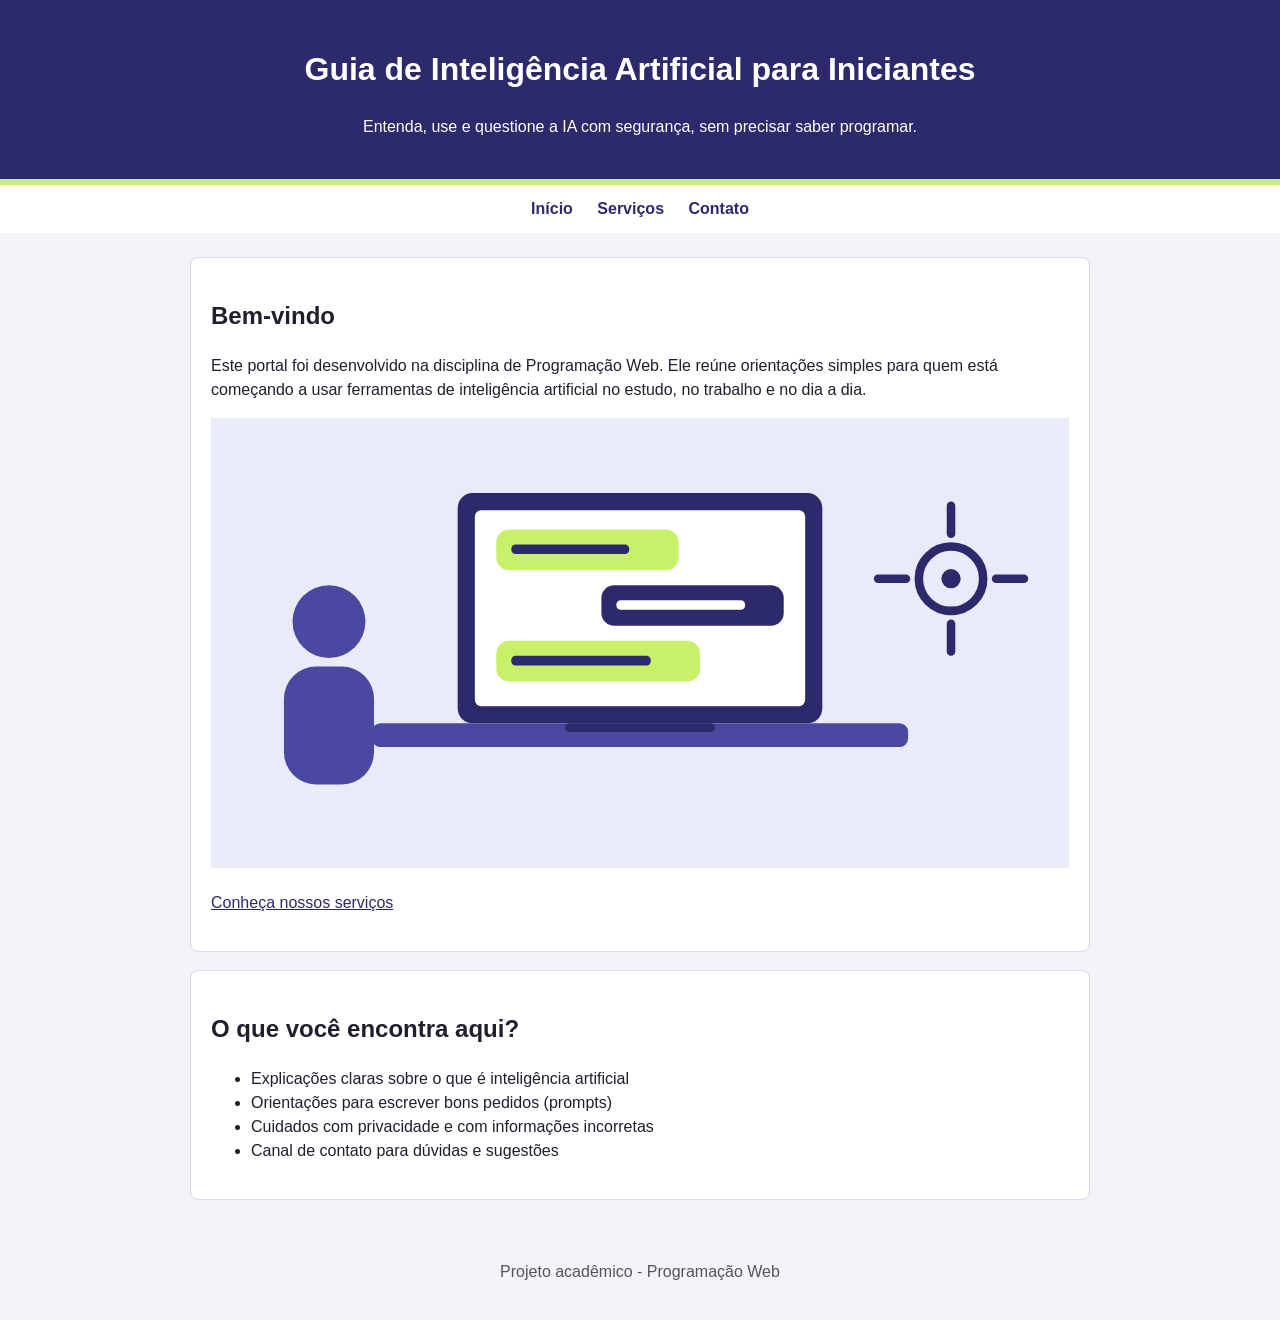
<file: index.html>
<!DOCTYPE html>
<html lang="pt-BR">
<head>
  <meta charset="UTF-8">
  <meta name="viewport" content="width=device-width, initial-scale=1.0">
  <title>Guia de IA para Iniciantes</title>
  <link rel="icon" type="image/svg+xml" href="img/favicon.svg">
  <link rel="stylesheet" href="css/style.css">
</head>
<body>
  <header>
    <h1>Guia de Inteligência Artificial para Iniciantes</h1>
    <p>Entenda, use e questione a IA com segurança, sem precisar saber programar.</p>
  </header>

  <nav>
    <a href="index.html">Início</a>
    <a href="servicos.html">Serviços</a>
    <a href="contato.html">Contato</a>
  </nav>

  <main>
    <section>
      <h2>Bem-vindo</h2>
      <p>Este portal foi desenvolvido na disciplina de Programação Web. Ele reúne orientações simples para quem está começando a usar ferramentas de inteligência artificial no estudo, no trabalho e no dia a dia.</p>
      <img src="img/portal.svg" alt="Pessoa conversando com um assistente de inteligência artificial em um computador">
      <p><a href="servicos.html">Conheça nossos serviços</a></p>
    </section>

    <section>
      <h2>O que você encontra aqui?</h2>
      <ul>
        <li>Explicações claras sobre o que é inteligência artificial</li>
        <li>Orientações para escrever bons pedidos (prompts)</li>
        <li>Cuidados com privacidade e com informações incorretas</li>
        <li>Canal de contato para dúvidas e sugestões</li>
      </ul>
    </section>
  </main>

  <footer>
    <p>Projeto acadêmico - Programação Web</p>
  </footer>
</body>
</html>
</file>
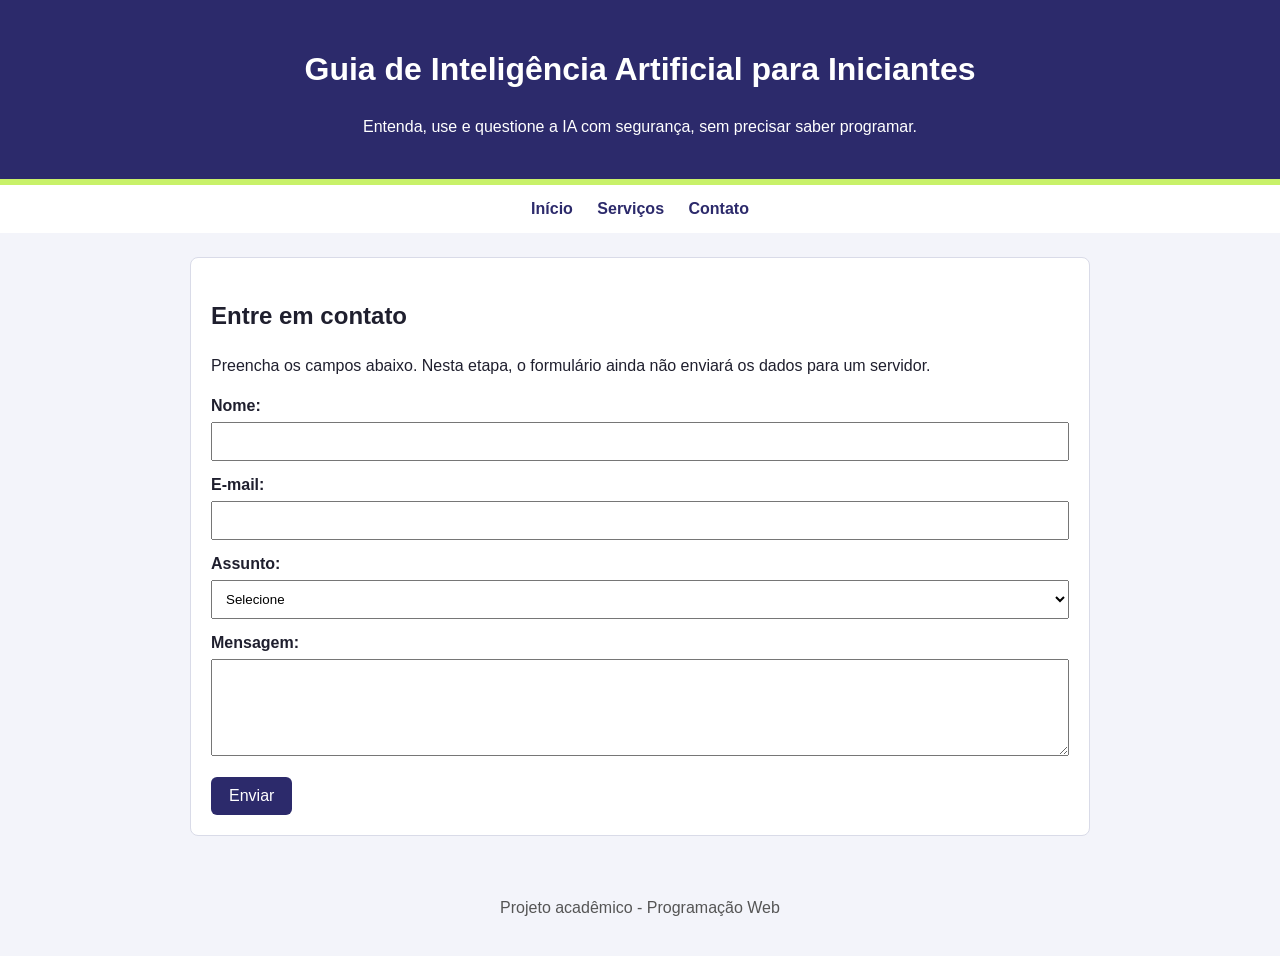
<file: contato.html>
<!DOCTYPE html>
<html lang="pt-BR">
<head>
  <meta charset="UTF-8">
  <meta name="viewport" content="width=device-width, initial-scale=1.0">
  <title>Contato - Guia de IA para Iniciantes</title>
  <link rel="icon" type="image/svg+xml" href="img/favicon.svg">
  <link rel="stylesheet" href="css/style.css">
</head>
<body>
  <header>
    <h1>Guia de Inteligência Artificial para Iniciantes</h1>
    <p>Entenda, use e questione a IA com segurança, sem precisar saber programar.</p>
  </header>

  <nav>
    <a href="index.html">Início</a>
    <a href="servicos.html">Serviços</a>
    <a href="contato.html">Contato</a>
  </nav>

  <main>
    <section>
      <h2>Entre em contato</h2>
      <p>Preencha os campos abaixo. Nesta etapa, o formulário ainda não enviará os dados para um servidor.</p>

      <form>
        <label for="nome">Nome:</label>
        <input type="text" id="nome" name="nome" required>

        <label for="email">E-mail:</label>
        <input type="email" id="email" name="email" required>

        <label for="assunto">Assunto:</label>
        <select id="assunto" name="assunto" required>
          <option value="">Selecione</option>
          <option value="duvida">Dúvida</option>
          <option value="solicitacao">Solicitação</option>
          <option value="sugestao">Sugestão</option>
        </select>

        <label for="mensagem">Mensagem:</label>
        <textarea id="mensagem" name="mensagem" rows="5" required></textarea>

        <button type="submit">Enviar</button>
      </form>
    </section>
  </main>

  <footer>
    <p>Projeto acadêmico - Programação Web</p>
  </footer>
</body>
</html>
</file>
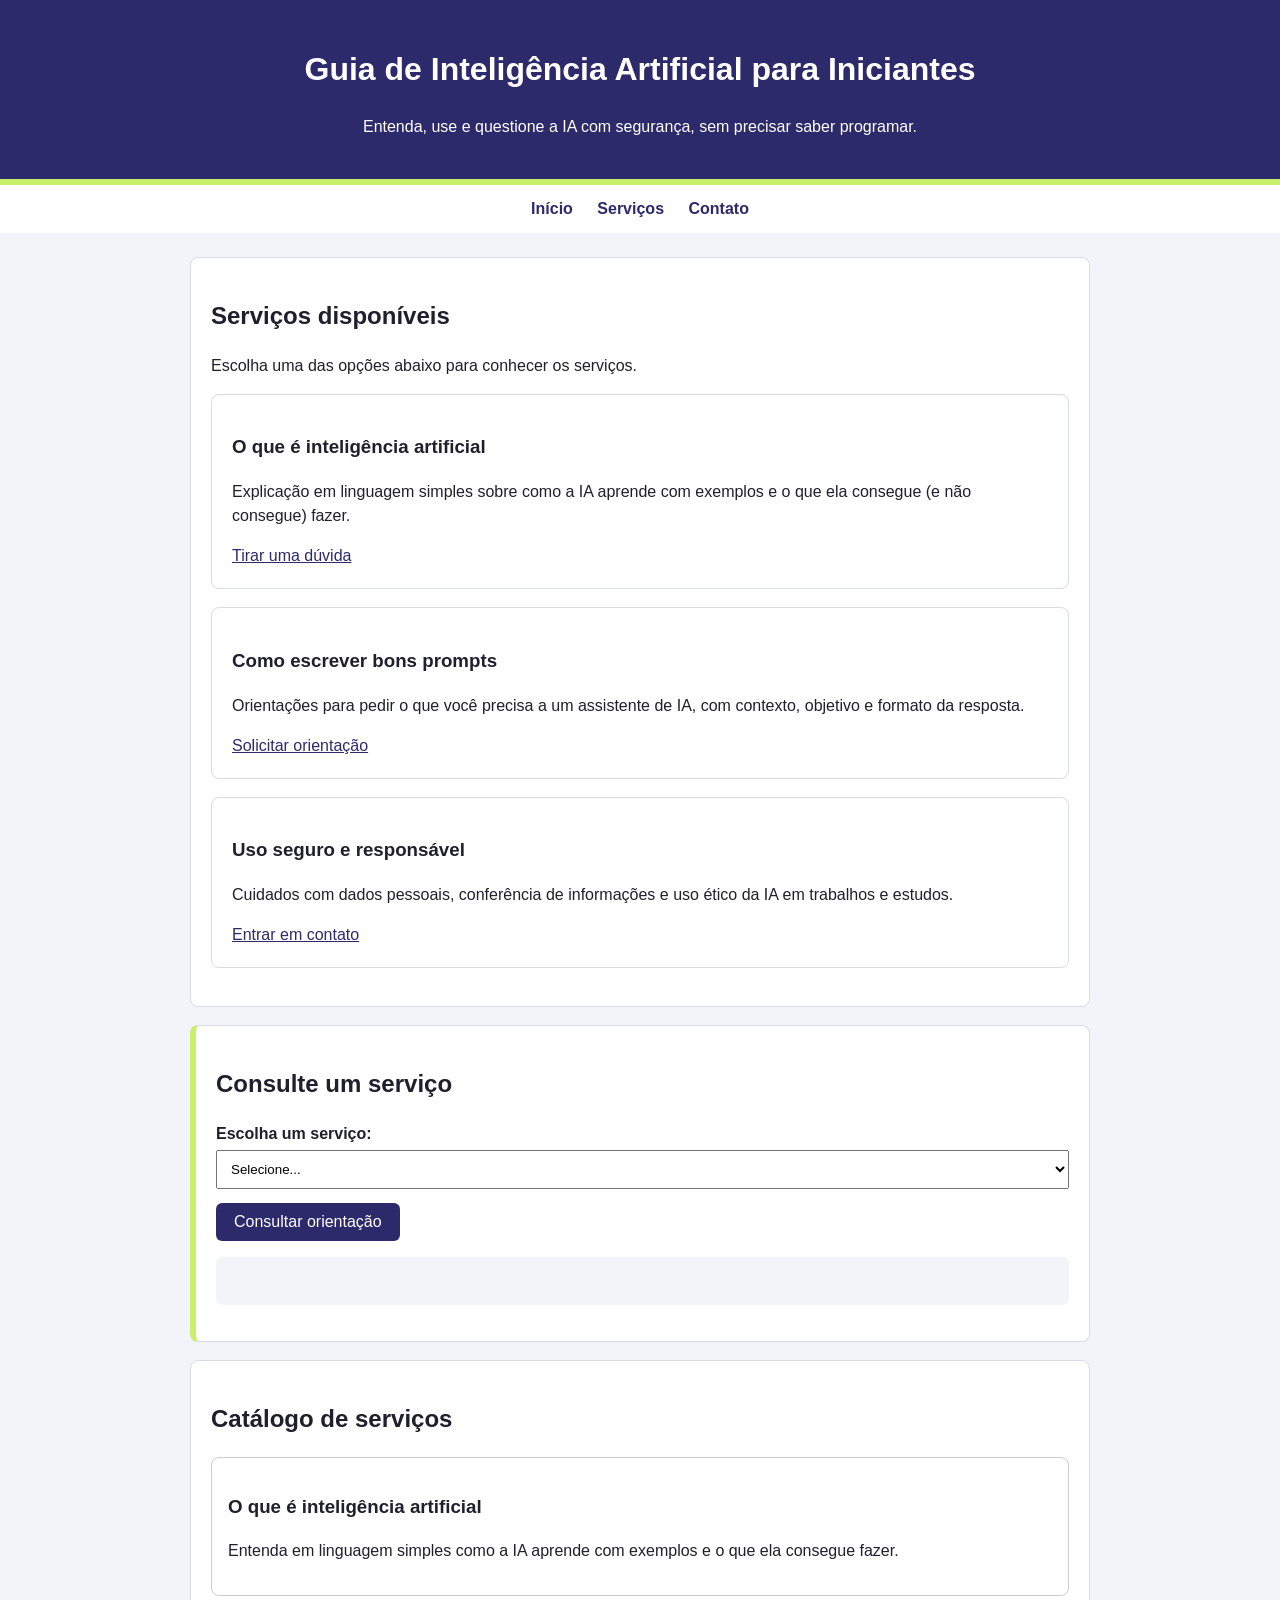
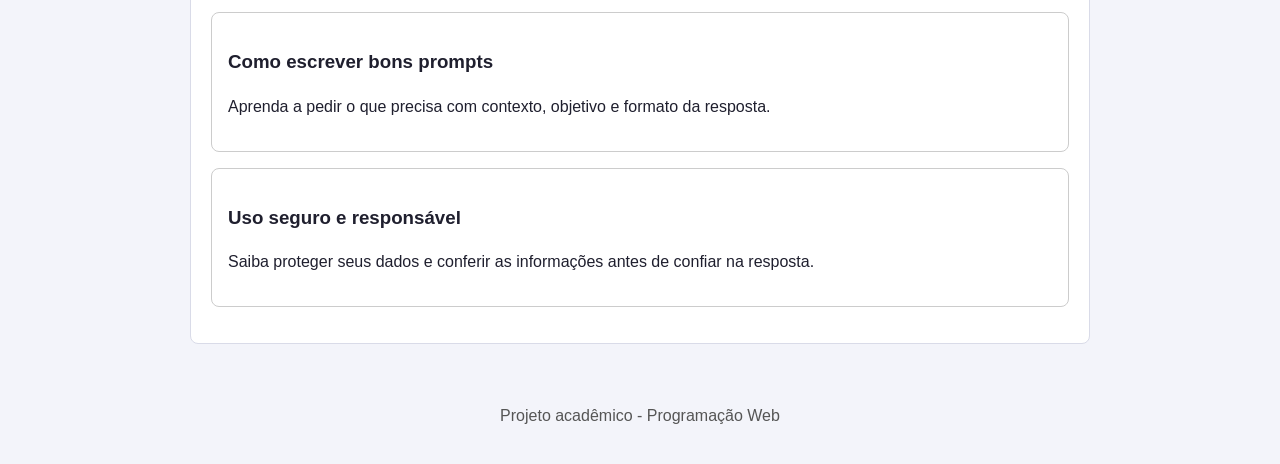
<file: servicos.html>
<!DOCTYPE html>
<html lang="pt-BR">
<head>
  <meta charset="UTF-8">
  <meta name="viewport" content="width=device-width, initial-scale=1.0">
  <title>Serviços - Guia de IA para Iniciantes</title>
  <link rel="icon" type="image/svg+xml" href="img/favicon.svg">
  <link rel="stylesheet" href="css/style.css">
</head>
<body>
  <header>
    <h1>Guia de Inteligência Artificial para Iniciantes</h1>
    <p>Entenda, use e questione a IA com segurança, sem precisar saber programar.</p>
  </header>

  <nav>
    <a href="index.html">Início</a>
    <a href="servicos.html">Serviços</a>
    <a href="contato.html">Contato</a>
  </nav>

  <main>
    <section>
      <h2>Serviços disponíveis</h2>
      <p>Escolha uma das opções abaixo para conhecer os serviços.</p>

      <article>
        <h3>O que é inteligência artificial</h3>
        <p>Explicação em linguagem simples sobre como a IA aprende com exemplos e o que ela consegue (e não consegue) fazer.</p>
        <a href="contato.html">Tirar uma dúvida</a>
      </article>

      <article>
        <h3>Como escrever bons prompts</h3>
        <p>Orientações para pedir o que você precisa a um assistente de IA, com contexto, objetivo e formato da resposta.</p>
        <a href="contato.html">Solicitar orientação</a>
      </article>

      <article>
        <h3>Uso seguro e responsável</h3>
        <p>Cuidados com dados pessoais, conferência de informações e uso ético da IA em trabalhos e estudos.</p>
        <a href="contato.html">Entrar em contato</a>
      </article>
    </section>

    <section class="consulta-servico">
      <h2>Consulte um serviço</h2>
      <label for="servico">Escolha um serviço:</label>
      <select id="servico">
        <option value="">Selecione...</option>
        <option value="o-que-e-ia">O que é inteligência artificial</option>
        <option value="prompts">Como escrever bons prompts</option>
        <option value="seguranca">Uso seguro e responsável</option>
      </select>
      <button id="btnConsultar" type="button">Consultar orientação</button>
      <p id="resultado" aria-live="polite"></p>
    </section>
    <section>
      <h2>Catálogo de serviços</h2>
      <div id="listaServicos"></div>
    </section>
  </main>

  <footer>
    <p>Projeto acadêmico - Programação Web</p>
  </footer>

  <script src="js/script.js"></script>
</body>
</html>
</file>
<file: css/style.css>
body {
  font-family: Arial, sans-serif;
  margin: 0;
  background-color: #f3f4fa;
  color: #1f1f2e;
  line-height: 1.5;
}

header {
  background-color: #2c2a6b;
  color: white;
  padding: 24px;
  text-align: center;
  border-bottom: 6px solid #c8f169;
}

nav {
  background-color: #ffffff;
  padding: 12px;
  text-align: center;
}

nav a {
  color: #2c2a6b;
  margin: 0 10px;
  text-decoration: none;
  font-weight: bold;
}

nav a:hover,
nav a:focus {
  text-decoration: underline;
}

main {
  width: 90%;
  max-width: 900px;
  margin: 24px auto;
}

section, article {
  background-color: white;
  padding: 20px;
  margin-bottom: 18px;
  border: 1px solid #d9dbe8;
  border-radius: 8px;
}

img {
  max-width: 100%;
  height: auto;
}

a {
  color: #2c2a6b;
}

label {
  display: block;
  margin-top: 12px;
  font-weight: bold;
}

input, select, textarea {
  width: 100%;
  padding: 10px;
  margin-top: 4px;
  box-sizing: border-box;
}

button {
  margin-top: 14px;
  padding: 10px 18px;
  cursor: pointer;
  background-color: #2c2a6b;
  color: white;
  border: none;
  border-radius: 6px;
  font-size: 1rem;
}

button:hover {
  background-color: #4a48a0;
}

input:focus, select:focus, textarea:focus, button:focus, a:focus {
  outline: 3px solid #c8f169;
  outline-offset: 2px;
}

/* Aula 08: consulta de serviço */
.consulta-servico {
  border-left: 6px solid #c8f169;
}

#resultado {
  margin-top: 16px;
  padding: 12px;
  background-color: #f3f4fa;
  border-radius: 6px;
  min-height: 1.5em;
}

/* Aula 10: cards criados pelo JavaScript */
.card-servico {
  border: 1px solid #ccc;
  border-radius: 8px;
  padding: 1rem;
  margin-bottom: 1rem;
}

footer {
  text-align: center;
  padding: 20px;
  color: #555555;
}
</file>
